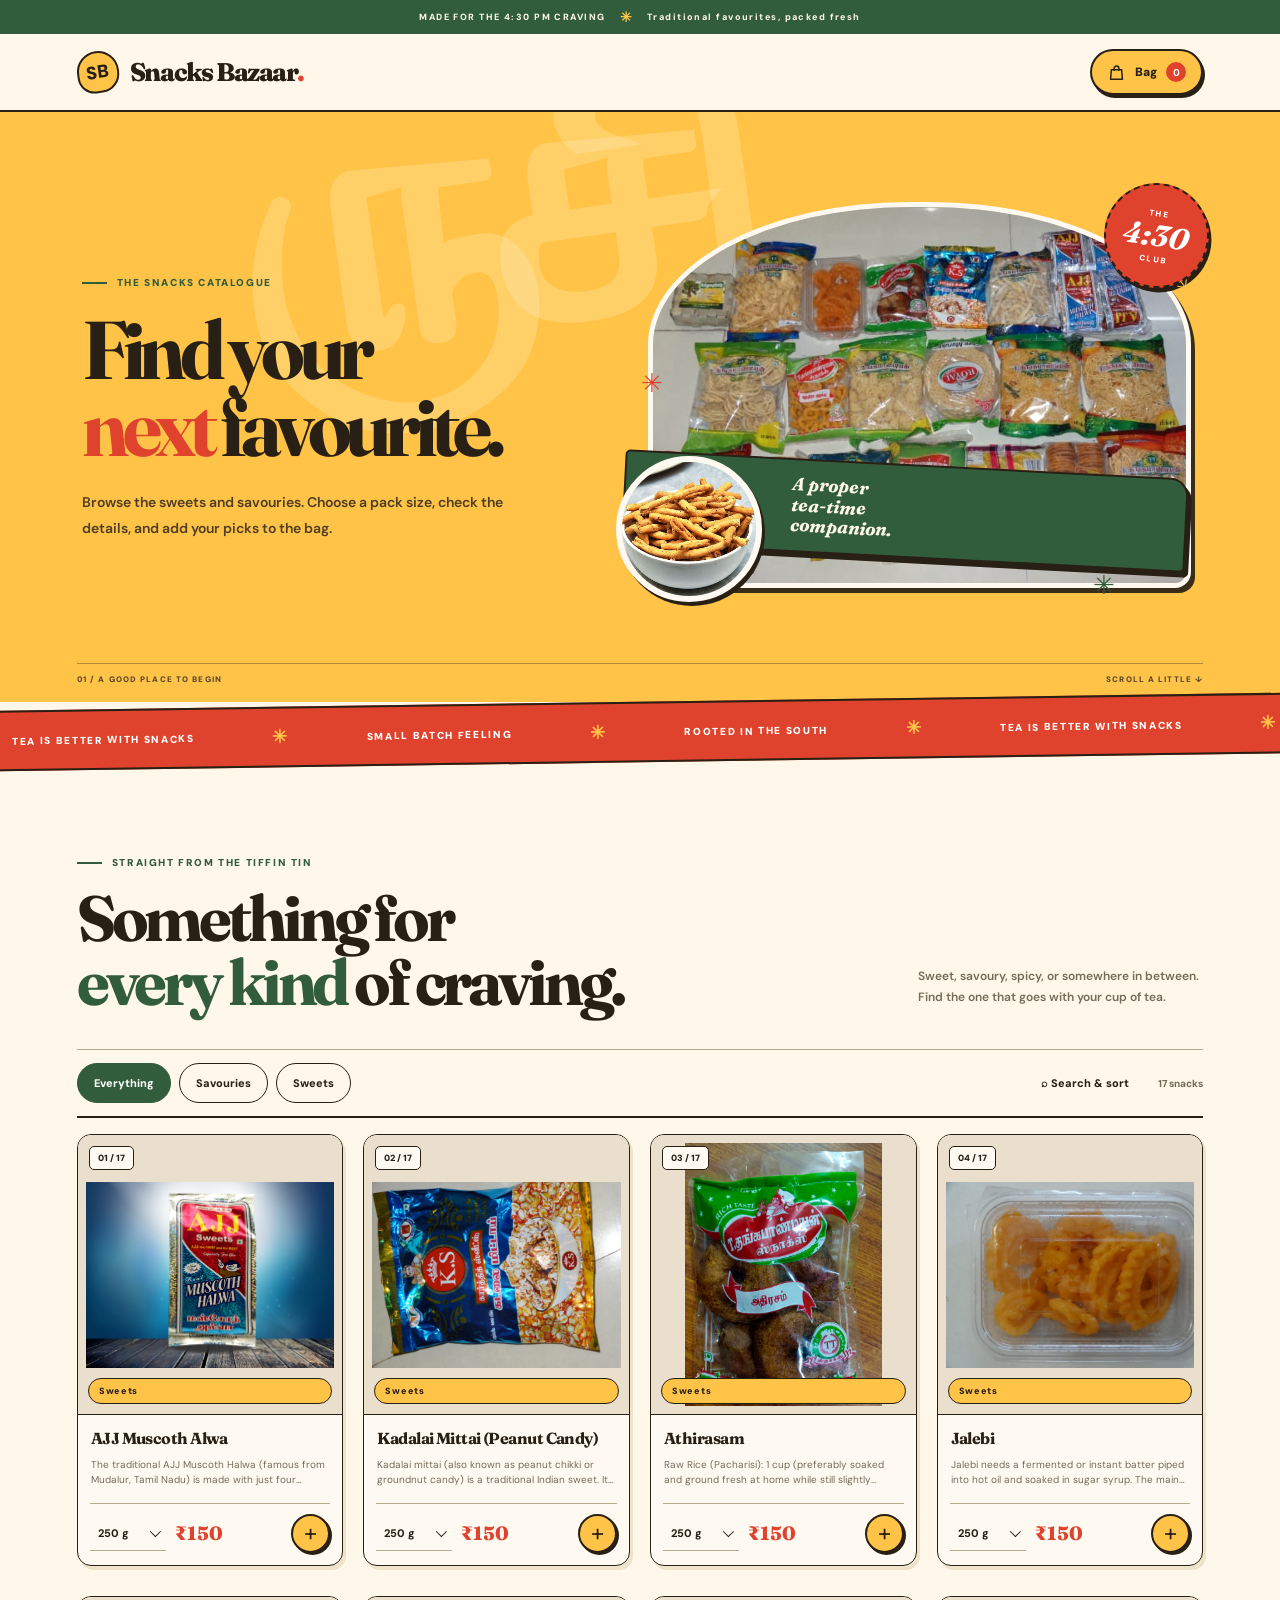
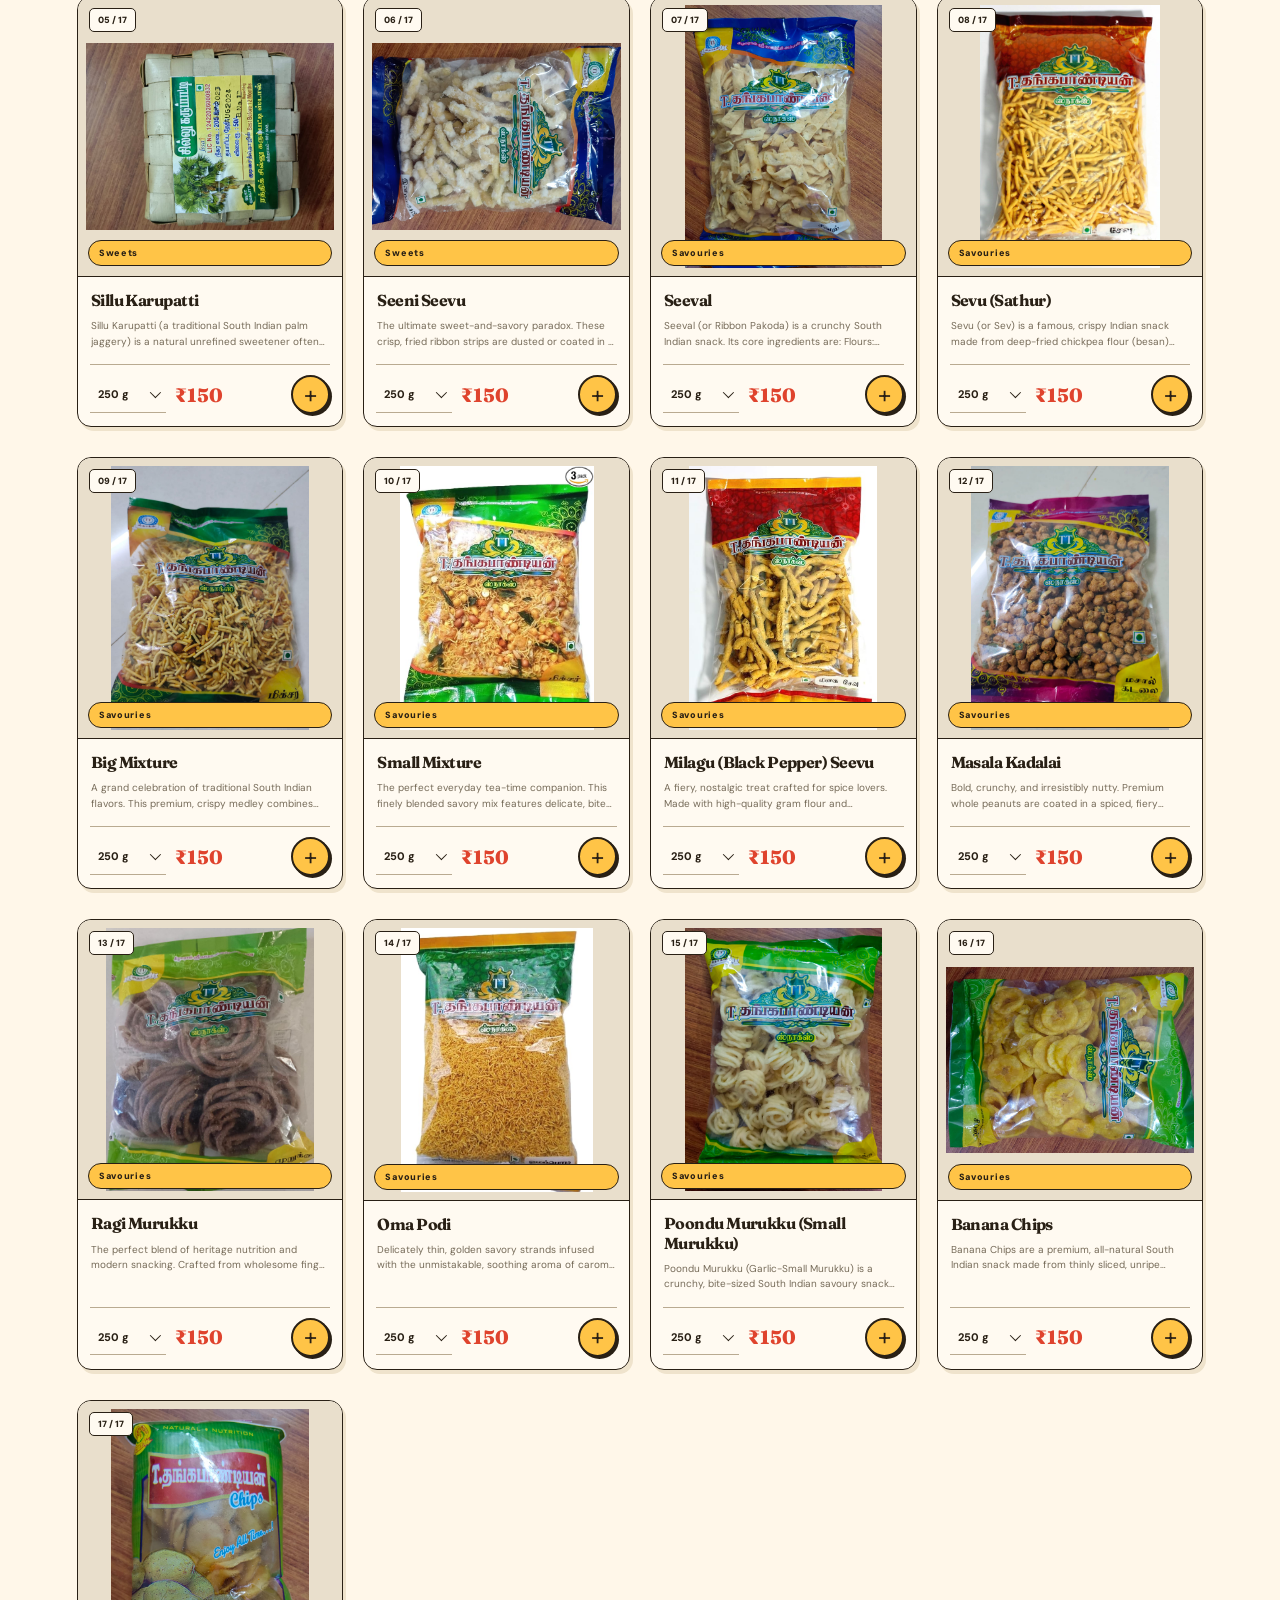
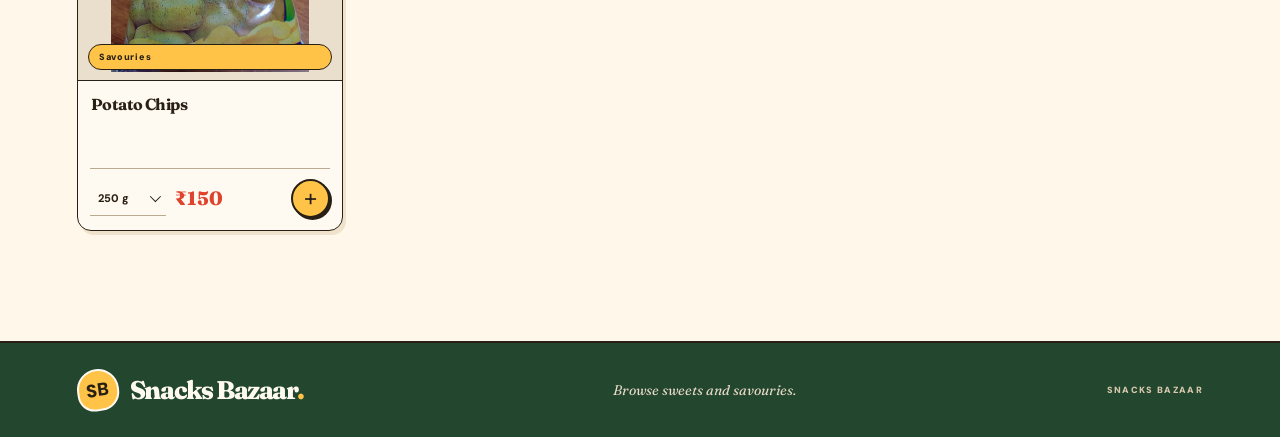
<file: index.html>
<!doctype html>
<html lang="en">
    <head>
        <meta charset="utf-8" />
        <meta name="viewport" content="width=device-width, initial-scale=1" />
        <meta name="theme-color" content="#fff7e8" />
        <meta
            name="description"
            content="Traditional Tamil snacks, made for your evening tea. A cheerful little Tamil snack shop for your evening tea."
        />
        <title>Snacks Bazaar — Browse the catalogue</title>
        <link rel="preconnect" href="https://fonts.googleapis.com" />
        <link rel="preconnect" href="https://fonts.gstatic.com" crossorigin />
        <link
            href="https://fonts.googleapis.com/css2?family=DM+Sans:wght@400;500;600;700;800;900&family=Fraunces:opsz,wght,SOFT,WONK@9..144,500,30,1;9..144,600,30,1;9..144,700,30,1;9..144,800,30,1&family=Noto+Sans+Tamil:wght@500;600;700;800&display=swap"
            rel="stylesheet"
        />
        <link rel="stylesheet" href="style.css" />
        <script src="script.js" defer></script>
    </head>
    <body>
        <div class="announcement">
            <span>MADE FOR THE 4:30 PM CRAVING</span>
            <span class="announcement-divider">✳</span>
            <span>Traditional favourites, packed fresh</span>
        </div>

        <header class="site-header">
            <a class="brand" href="#" aria-label="Snacks Bazaar home">
                <span class="brand-mark">SB</span>
                <span class="brand-name">Snacks Bazaar<span>.</span></span>
            </a>

            <div class="header-actions">
                <button
                    class="bag-button"
                    id="cartButton"
                    aria-label="Open shopping bag"
                >
                    <svg
                        class="bag-icon"
                        viewBox="0 0 24 24"
                        aria-hidden="true"
                    >
                        <path d="M5.5 8.5h13l1 12h-15l1-12Z" />
                        <path d="M9 9V6.8a3 3 0 0 1 6 0V9" />
                    </svg>
                    <span>Bag</span>
                    <b id="cartCount">0</b>
                </button>
            </div>
        </header>

        <main>
            <section class="hero">
                <div class="hero-copy">
                    <p class="eyebrow">
                        <span class="eyebrow-line"></span> THE SNACKS CATALOGUE
                    </p>
                    <h1>Find your<br /><em>next</em> favourite.</h1>
                    <p class="hero-description">
                        Browse the sweets and savouries. Choose a pack size,
                        check the details, and add your picks to the bag.
                    </p>
                </div>

                <div
                    class="hero-art"
                    aria-label="A selection of traditional snacks"
                >
                    <div class="hero-image hero-image-main">
                        <img
                            src="assets/TP_All Products 2.jpeg"
                            alt="A spread of traditional South Indian snacks"
                            onerror="this.style.display = 'none'"
                        />
                    </div>
                    <div class="hero-stamp">
                        <span>THE</span><strong>4:30</strong><span>CLUB</span
                        ><i>✳</i>
                    </div>
                    <div class="hero-note">
                        A proper<br />tea-time<br />companion.
                    </div>
                    <div class="hero-small-image">
                        <img
                            src="assets/TP_WB_Milagu_Sevu_Bowl.jpg"
                            alt="A bowl of pepper seevu"
                            onerror="this.parentElement.style.display = 'none'"
                        />
                    </div>
                    <span class="art-spark spark-one">✳</span>
                    <span class="art-spark spark-two">✳</span>
                </div>
                <div class="hero-bottom-rule">
                    <span>01 / A GOOD PLACE TO BEGIN</span
                    ><span>SCROLL A LITTLE ↓</span>
                </div>
            </section>

            <section class="ticker" aria-label="Our philosophy">
                <div class="ticker-track">
                    <span>TEA IS BETTER WITH SNACKS</span><b>✳</b
                    ><span>SMALL BATCH FEELING</span><b>✳</b
                    ><span>ROOTED IN THE SOUTH</span><b>✳</b
                    ><span>TEA IS BETTER WITH SNACKS</span><b>✳</b
                    ><span>SMALL BATCH FEELING</span><b>✳</b>
                </div>
            </section>

            <section class="shop-section section-wrap" id="shop">
                <div class="section-heading">
                    <div>
                        <p class="eyebrow">
                            <span class="eyebrow-line"></span> STRAIGHT FROM THE
                            TIFFIN TIN
                        </p>
                        <h2>
                            Something for<br /><em>every kind</em> of craving.
                        </h2>
                    </div>
                    <p class="section-aside">
                        Sweet, savoury, spicy, or somewhere in between. Find the
                        one that goes with your cup of tea.
                    </p>
                </div>

                <div class="shop-toolbar shop-toolbar-main">
                    <div
                        class="filter-list"
                        id="categoryFilters"
                        aria-label="Filter snacks"
                    >
                        <button
                            class="filter-chip active"
                            data-category="All"
                            aria-pressed="true"
                        >
                            Everything
                        </button>
                        <button
                            class="filter-chip"
                            data-category="Savouries"
                            aria-pressed="false"
                        >
                            Savouries
                        </button>
                        <button
                            class="filter-chip"
                            data-category="Sweets"
                            aria-pressed="false"
                        >
                            Sweets
                        </button>
                    </div>
                    <div class="shop-tools">
                        <button
                            class="filter-chip tools-toggle"
                            id="toolsToggle"
                            type="button"
                            aria-expanded="false"
                            aria-controls="shopToolsPanel"
                        >
                            ⌕ Search & sort
                        </button>
                        <span class="result-count" id="resultCount"
                            >Loading catalogue…</span
                        >
                    </div>
                </div>
                <div
                    class="shop-tools-panel"
                    id="shopToolsPanel"
                    style="display: none"
                >
                    <label class="shop-search"
                        ><span aria-hidden="true">⌕</span
                        ><input
                            id="searchInput"
                            type="search"
                            placeholder="Search snacks…"
                            autocomplete="off"
                    /></label>
                    <label class="sort-control"
                        >Sort by
                        <select id="sortSelect">
                            <option value="featured">Featured</option>
                            <option value="name-asc">Name: A–Z</option>
                            <option value="price-asc">
                                Price: low to high
                            </option>
                            <option value="price-desc">
                                Price: high to low
                            </option>
                        </select></label
                    >
                </div>
                <div class="product-grid" id="productGrid" aria-live="polite">
                    <div class="loading-state">Loading catalogue…</div>
                </div>
            </section>
        </main>

        <footer class="site-footer">
            <a class="brand brand-footer" href="#"
                ><span class="brand-mark">SB</span
                ><span class="brand-name">Snacks Bazaar<span>.</span></span></a
            >
            <p>Browse sweets and savouries.</p>
            <span class="footer-end">SNACKS BAZAAR</span>
        </footer>

        <dialog
            class="product-dialog"
            id="productDialog"
            aria-labelledby="dialogProductName"
        >
            <button
                class="dialog-close"
                id="closeProductDialog"
                type="button"
                aria-label="Close product details"
            >
                ×
            </button>
            <div class="dialog-content" id="productDialogContent"></div>
        </dialog>

        <aside class="cart-drawer" id="cartDrawer" aria-hidden="true">
            <div class="drawer-backdrop" id="drawerBackdrop"></div>
            <div class="drawer-panel">
                <div class="drawer-heading">
                    <div>
                        <p class="eyebrow">YOUR LITTLE STASH</p>
                        <h2>The snack bag<span>.</span></h2>
                    </div>
                    <button id="closeCart" aria-label="Close bag">×</button>
                </div>
                <div class="cart-items" id="cartItems">
                    <p class="empty-cart">
                        Your bag is waiting for something crunchy.
                    </p>
                </div>
                <div class="cart-total">
                    <span>Subtotal</span><strong id="cartTotal">₹0</strong>
                </div>

                <button
                    class="button button-dark checkout-button"
                    id="checkoutButton"
                >
                    That's my order <span>↗</span>
                </button>
            </div>
        </aside>

        <div class="toast" id="toast" role="status" aria-live="polite"></div>
    </body>
</html>
</file>
<file: style.css>
:root {
    color-scheme: light;
    --ink: #292015;
    --paper: #fff7e9;
    --paper-deep: #efe3cc;
    --muted: #766b59;
    --line: #b9aa91;
    --yellow: #ffc447;
    --yellow-soft: #ffda83;
    --red: #df432d;
    --green: #315d3d;
    --green-dark: #23462e;
    --white: #fffaf1;
    --serif: "Fraunces", Georgia, serif;
    --sans: "DM Sans", Arial, sans-serif;
    --tamil: "Noto Sans Tamil", sans-serif;
    --gutter: clamp(20px, 6vw, 112px);
    --shadow: 4px 5px 0 rgba(41, 32, 21, 0.92);
}
* {
    box-sizing: border-box;
}
html {
    scroll-behavior: smooth;
    scroll-padding-top: 20px;
    background: var(--paper);
}
body {
    margin: 0;
    color: var(--ink);
    background: var(--paper);
    font-family: var(--sans);
}
button,
input {
    font: inherit;
}
button,
a {
    -webkit-tap-highlight-color: transparent;
}
a {
    color: inherit;
    text-decoration: none;
}
button {
    color: inherit;
}
:focus-visible {
    outline: 3px solid var(--red);
    outline-offset: 3px;
}
::selection {
    background: var(--green);
    color: var(--white);
}
.visually-hidden {
    position: absolute;
    width: 1px;
    height: 1px;
    padding: 0;
    margin: -1px;
    overflow: hidden;
    clip: rect(0, 0, 0, 0);
    white-space: nowrap;
    border: 0;
}

.announcement {
    min-height: 34px;
    display: flex;
    justify-content: center;
    align-items: center;
    gap: 14px;
    padding: 7px 16px;
    background: var(--green);
    color: #fff7e9;
    font-size: 9px;
    font-weight: 800;
    letter-spacing: 0.16em;
    text-align: center;
}
.announcement-divider {
    color: var(--yellow);
    font-size: 14px;
}
.site-header {
    position: relative;
    z-index: 10;
    height: 78px;
    display: flex;
    align-items: center;
    justify-content: space-between;
    padding: 0 var(--gutter);
    background: var(--paper);
    border-bottom: 2px solid var(--ink);
}
.brand {
    display: flex;
    align-items: center;
    gap: 11px;
    min-width: 0;
}
.brand-mark {
    width: 42px;
    height: 42px;
    display: grid;
    place-items: center;
    flex: none;
    border: 2px solid var(--ink);
    border-radius: 50% 50% 45% 40%;
    background: var(--yellow);
    color: var(--ink);
    font-family: var(--sans);
    font-size: 18px;
    font-weight: 900;
    transform: rotate(-8deg);
}
.brand-name {
    font-family: var(--serif);
    font-size: clamp(22px, 2vw, 29px);
    font-weight: 800;
    letter-spacing: -1.4px;
    white-space: nowrap;
}
.brand-name span {
    color: var(--red);
}
.header-actions {
    display: flex;
    align-items: center;
    gap: 12px;
}
.bag-button {
    min-height: 46px;
    display: flex;
    align-items: center;
    justify-content: center;
    gap: 9px;
    padding: 0 15px;
    border: 2px solid var(--ink);
    border-radius: 999px;
    background: var(--yellow);
    color: var(--ink);
    box-shadow: 2px 3px 0 var(--ink);
    font-size: 12px;
    font-weight: 900;
    cursor: pointer;
    transition:
        transform 0.16s,
        box-shadow 0.16s;
}
.bag-button:hover {
    transform: translate(1px, 2px);
    box-shadow: 1px 1px 0 var(--ink);
}
.bag-icon {
    width: 19px;
    height: 19px;
    flex: none;
    fill: none;
    stroke: var(--ink);
    stroke-width: 1.9;
    stroke-linecap: round;
    stroke-linejoin: round;
}
.bag-button b {
    width: 20px;
    height: 20px;
    display: grid;
    place-items: center;
    border-radius: 50%;
    background: var(--red);
    color: white;
    font-size: 10px;
}

.hero {
    position: relative;
    isolation: isolate;
    min-height: 590px;
    display: grid;
    grid-template-columns: 0.92fr 1.08fr;
    align-items: center;
    gap: clamp(22px, 4vw, 72px);
    padding: 58px var(--gutter) 72px;
    overflow: hidden;
    background: var(--yellow);
}
.hero::before {
    content: "ருசி";
    position: absolute;
    z-index: -1;
    top: -0.22em;
    left: 19%;
    color: rgba(255, 255, 255, 0.18);
    font-family: var(--sans);
    font-size: clamp(190px, 28vw, 440px);
    font-weight: 900;
    line-height: 1;
    letter-spacing: -0.1em;
    transform: rotate(-8deg);
    pointer-events: none;
}
.hero-copy {
    position: relative;
    z-index: 2;
    max-width: 570px;
    padding: 18px 0 0 1%;
}
.eyebrow {
    display: flex;
    align-items: center;
    gap: 10px;
    margin: 0 0 22px;
    color: var(--green);
    font-size: 10px;
    font-weight: 900;
    letter-spacing: 0.16em;
}
.eyebrow-line {
    width: 25px;
    height: 2px;
    display: inline-block;
    background: currentColor;
}
.hero h1 {
    margin: 0;
    font-family: var(--serif);
    font-size: clamp(58px, 6.4vw, 100px);
    font-weight: 700;
    letter-spacing: -0.075em;
    line-height: 0.94;
}
.hero h1 em {
    color: var(--red);
    font-style: normal;
}
.hero-description {
    max-width: 440px;
    margin: 25px 0 0;
    color: #4e3c24;
    font-size: 14px;
    font-weight: 600;
    line-height: 1.85;
}
.hero-art {
    position: relative;
    min-width: 0;
    min-height: 420px;
    margin: 0 -1% 0 0;
    align-self: center;
}
.hero-image-main {
    position: absolute;
    inset: 12px 18px 22px 25px;
    overflow: hidden;
    border: 5px solid var(--white);
    border-radius: 48% 48% 16px 16px / 37% 37% 16px 16px;
    background: #e8d9b8;
    box-shadow: var(--shadow);
}
.hero-image-main img {
    display: block;
    width: 100%;
    height: 100%;
    object-fit: cover;
    object-position: center;
}
.hero-image-main::after {
    content: "";
    position: absolute;
    inset: 0;
    background: linear-gradient(0deg, rgba(41, 32, 21, 0.12), transparent 38%);
    pointer-events: none;
}
.hero-stamp {
    position: absolute;
    top: -7px;
    right: 0;
    z-index: 3;
    width: 105px;
    height: 105px;
    display: flex;
    flex-direction: column;
    align-items: center;
    justify-content: center;
    border: 2px dashed var(--ink);
    border-radius: 50%;
    background: var(--red);
    color: white;
    line-height: 1;
    transform: rotate(8deg);
    box-shadow: 3px 4px 0 var(--ink);
}
.hero-stamp span {
    font-size: 8px;
    font-weight: 900;
    letter-spacing: 0.2em;
}
.hero-stamp strong {
    margin: 4px 0;
    font-family: var(--serif);
    font-size: 30px;
    font-style: italic;
}
.hero-stamp i {
    position: absolute;
    right: 6px;
    bottom: -9px;
    color: var(--yellow);
    font-size: 22px;
    font-style: normal;
}
.hero-note {
    position: absolute;
    z-index: 2;
    left: 0;
    right: 22px;
    bottom: 52px;
    min-height: 76px;
    padding: 14px 24px 14px 166px;
    border: 2px solid var(--ink);
    border-radius: 5px 18px 5px 18px;
    background: var(--green);
    color: #fff7e9;
    font-family: var(--serif);
    font-size: 18px;
    font-weight: 700;
    font-style: italic;
    line-height: 1.15;
    transform: rotate(3deg);
    box-shadow: 4px 5px 0 var(--ink);
}
.hero-small-image {
    position: absolute;
    z-index: 4;
    left: -7px;
    bottom: 8px;
    width: 146px;
    height: 146px;
    overflow: hidden;
    border: 6px solid var(--white);
    border-radius: 50%;
    background: #f3e6cf;
    box-shadow: 3px 4px 0 var(--ink);
}
.hero-small-image img {
    display: block;
    width: 100%;
    height: 100%;
    object-fit: cover;
}
.art-spark {
    position: absolute;
    z-index: 4;
    color: var(--red);
    font-size: 26px;
}
.spark-one {
    left: 18px;
    top: 42%;
}
.spark-two {
    right: 16%;
    bottom: 2%;
    color: var(--green);
}
.hero-bottom-rule {
    position: absolute;
    right: var(--gutter);
    bottom: 18px;
    left: var(--gutter);
    display: flex;
    justify-content: space-between;
    padding-top: 10px;
    border-top: 1px solid rgba(41, 32, 21, 0.35);
    color: #5d482b;
    font-size: 8px;
    font-weight: 900;
    letter-spacing: 0.14em;
}
.ticker {
    position: relative;
    z-index: 2;
    overflow: hidden;
    padding: 16px 0;
    border-top: 2px solid var(--ink);
    border-bottom: 2px solid var(--ink);
    background: var(--red);
    color: white;
    transform: rotate(-0.8deg) scale(1.01);
}
.ticker-track {
    min-width: max-content;
    display: flex;
    align-items: center;
    justify-content: space-around;
    gap: clamp(26px, 6vw, 100px);
    padding: 0 18px;
    font-size: 10px;
    font-weight: 900;
    letter-spacing: 0.16em;
}
.ticker-track b {
    color: var(--yellow);
    font-size: 18px;
}

.section-wrap {
    padding-right: var(--gutter);
    padding-left: var(--gutter);
}
.shop-section {
    padding-top: 94px;
    padding-bottom: 110px;
}
.section-heading {
    display: flex;
    align-items: flex-end;
    justify-content: space-between;
    gap: 30px;
    margin-bottom: 35px;
}
.section-heading .eyebrow {
    margin-bottom: 17px;
}
.section-heading h2 {
    margin: 0;
    font-family: var(--serif);
    font-size: clamp(43px, 5vw, 72px);
    letter-spacing: -0.065em;
    line-height: 1;
}
.section-heading h2 em {
    color: var(--green);
    font-style: normal;
}
.section-aside {
    max-width: 285px;
    margin: 0 0 5px;
    color: var(--muted);
    font-size: 12px;
    font-weight: 600;
    line-height: 1.8;
}
.shop-toolbar {
    display: flex;
    align-items: center;
    justify-content: space-between;
    gap: 18px;
    padding: 13px 0;
    margin-bottom: 16px;
    border-top: 1px solid var(--line);
    border-bottom: 2px solid var(--ink);
}
.filter-list {
    display: flex;
    flex-wrap: wrap;
    gap: 8px;
}
.filter-chip {
    min-height: 40px;
    padding: 0 16px;
    border: 1.5px solid var(--ink);
    border-radius: 999px;
    background: transparent;
    color: var(--ink);
    font-size: 11px;
    font-weight: 800;
    cursor: pointer;
    transition:
        background 0.15s,
        color 0.15s,
        transform 0.15s;
}
.filter-chip:hover {
    background: #f5e6c8;
    transform: translateY(-1px);
}
.filter-chip.active {
    border-color: var(--green);
    background: var(--green);
    color: white;
}
.shop-tools {
    display: flex;
    align-items: center;
    gap: 16px;
}
.tools-toggle {
    min-height: 38px;
    border-color: transparent;
    padding-inline: 12px;
}
.tools-toggle[aria-expanded="true"] {
    background: #f1e3c9;
}
.result-count {
    color: var(--muted);
    font-size: 10px;
    font-weight: 800;
    white-space: nowrap;
}
.shop-tools-panel {
    display: flex;
    align-items: center;
    flex-wrap: wrap;
    gap: 22px;
    padding: 8px 0 22px;
}
.shop-tools-panel[style*="display: none"] {
    display: none !important;
}
.shop-search {
    min-width: min(100%, 280px);
    display: flex;
    align-items: center;
    gap: 10px;
    padding: 9px 2px;
    border-bottom: 1px solid var(--line);
    color: var(--red);
}
.shop-search > span {
    font-size: 20px;
}
.shop-search input {
    width: 100%;
    min-width: 0;
    border: 0;
    outline: 0;
    background: transparent;
    color: var(--ink);
    font-size: 13px;
}
.shop-search input::placeholder {
    color: #9a8d78;
}
.sort-control {
    display: flex;
    align-items: center;
    gap: 10px;
    color: var(--muted);
    font-size: 11px;
    font-weight: 800;
}
.native-select-hidden {
    position: absolute !important;
    width: 1px !important;
    height: 1px !important;
    padding: 0 !important;
    margin: -1px !important;
    overflow: hidden !important;
    clip: rect(0, 0, 0, 0) !important;
    white-space: nowrap !important;
    border: 0 !important;
}
.ui-select {
    position: relative;
    display: inline-flex;
    min-width: 92px;
}
.ui-select-trigger {
    width: 100%;
    min-height: 38px;
    display: flex;
    align-items: center;
    justify-content: space-between;
    gap: 18px;
    padding: 0 12px;
    border: 0;
    border-bottom: 1px solid var(--line);
    border-radius: 0;
    background: transparent;
    color: var(--ink);
    font-size: 12px;
    font-weight: 800;
    text-align: left;
    cursor: pointer;
}
.ui-select-trigger::after {
    content: "";
    width: 7px;
    height: 7px;
    flex: none;
    border-right: 1.5px solid currentColor;
    border-bottom: 1.5px solid currentColor;
    transform: rotate(45deg) translateY(-2px);
}
.ui-select.is-open .ui-select-trigger {
    border-bottom-color: var(--red);
}
.ui-select-menu {
    position: fixed;
    z-index: 1000;
    width: max-content;
    max-width: min(280px, calc(100vw - 16px));
    overflow: auto;
    padding: 6px;
    border: 1.5px solid var(--ink);
    border-radius: 13px;
    background: var(--white);
    box-shadow: 4px 5px 0 var(--ink);
}
.ui-select-menu[hidden] {
    display: none;
}
.ui-select-option {
    width: 100%;
    display: block;
    padding: 10px 12px;
    border: 0;
    border-radius: 8px;
    background: transparent;
    color: var(--ink);
    font-size: 12px;
    font-weight: 700;
    text-align: left;
    white-space: nowrap;
    cursor: pointer;
}
.ui-select-option:hover,
.ui-select-option[aria-selected="true"] {
    background: #f6e4bf;
    color: var(--green);
}

.product-grid {
    display: grid;
    grid-template-columns: repeat(4, minmax(0, 1fr));
    align-items: stretch;
    gap: 30px 20px;
}
.product-card {
    min-width: 0;
    display: flex;
    flex-direction: column;
    overflow: hidden;
    padding: 0 0 12px;
    border: 1.5px solid var(--ink);
    border-radius: 14px;
    background: var(--white);
    box-shadow: 3px 4px 0 var(--paper-deep);
    transition:
        box-shadow 0.18s,
        transform 0.18s;
}
.product-card:hover,
.product-card:focus-within {
    transform: translateY(-2px);
    box-shadow: 5px 7px 0 var(--paper-deep);
}
.product-card-open {
    display: block;
    width: 100%;
    min-width: 0;
    padding: 0;
    overflow: hidden;
    border: 0;
    border-radius: 12px 12px 0 0;
    background: transparent;
    color: inherit;
    font: inherit;
    text-align: left;
    cursor: pointer;
}
.product-card-open:focus-visible {
    outline: 3px solid var(--red);
    outline-offset: -4px;
}
.product-image {
    position: relative;
    width: 100%;
    aspect-ratio: 1 / 1.06;
    overflow: hidden;
    border-bottom: 1.5px solid var(--ink);
    background: #e9dfcc;
}
.product-image img {
    display: block;
    width: 100%;
    height: 100%;
    padding: 8px;
    object-fit: contain;
    object-position: center;
    mix-blend-mode: normal;
    transition: transform 0.25s;
}
.product-card:hover .product-image img {
    transform: scale(1.025);
}
.product-number {
    position: absolute;
    z-index: 1;
    top: 11px;
    left: 11px;
    padding: 5px 8px;
    border: 1px solid var(--ink);
    border-radius: 5px;
    background: var(--white);
    color: var(--ink);
    font-size: 9px;
    font-weight: 900;
}
.product-category {
    position: absolute;
    right: 10px;
    bottom: 10px;
    left: 10px;
    max-width: calc(100% - 20px);
    overflow: hidden;
    padding: 6px 10px;
    border: 1px solid var(--ink);
    border-radius: 999px;
    background: var(--yellow);
    color: var(--ink);
    font-size: 9px;
    font-weight: 900;
    letter-spacing: 0.08em;
    text-overflow: ellipsis;
    white-space: nowrap;
}
.image-fallback {
    width: 100%;
    height: 100%;
    display: grid;
    place-items: center;
    padding: 20px;
    color: var(--muted);
    font-family: var(--serif);
    font-size: 24px;
    text-align: center;
}
.image-fallback[hidden] {
    display: none;
}
.product-info {
    min-width: 0;
    padding: 14px 13px 5px;
}
.product-title {
    margin: 0;
    overflow-wrap: anywhere;
    font-family: var(--serif);
    font-size: clamp(16px, 1.25vw, 20px);
    font-weight: 700;
    letter-spacing: -0.035em;
    line-height: 1.2;
}
.product-description {
    display: -webkit-box;
    min-height: 3em;
    margin: 8px 0 10px;
    overflow: hidden;
    color: var(--muted);
    font-size: 10px;
    line-height: 1.55;
    line-clamp: 2;
    -webkit-line-clamp: 2;
    -webkit-box-orient: vertical;
}
.product-buy-row {
    display: flex;
    align-items: center;
    gap: 9px;
    min-width: 0;
    margin: auto 12px 0;
    padding-top: 10px;
    border-top: 1px solid var(--line);
}
.card-pack-select {
    min-width: 0;
}
.card-pack-select .ui-select {
    min-width: 76px;
    max-width: 112px;
}
.card-pack-select .ui-select-trigger {
    min-height: 36px;
    padding-inline: 8px;
    font-size: 11px;
}
.product-buy-row .product-price {
    flex: 1 1 auto;
    min-width: 0;
    color: var(--red);
    font-family: var(--serif);
    font-size: clamp(18px, 1.5vw, 23px);
    font-weight: 800;
    white-space: nowrap;
}
.add-button {
    width: 39px;
    height: 39px;
    flex: 0 0 39px;
    display: grid;
    place-items: center;
    border: 2px solid var(--ink);
    border-radius: 50%;
    background: var(--yellow);
    color: var(--ink);
    box-shadow: 2px 2px 0 var(--ink);
    font-size: 24px;
    line-height: 1;
    cursor: pointer;
    transition:
        transform 0.15s,
        box-shadow 0.15s;
}
.add-button:hover {
    transform: translate(1px, 2px);
    box-shadow: none;
}
.loading-state,
.empty-state {
    grid-column: 1/-1;
    padding: 32px 0;
    color: var(--muted);
    font-family: var(--serif);
    font-size: 20px;
}

.product-dialog {
    position: fixed;
    inset: 0;
    width: min(920px, calc(100vw - 28px));
    max-width: none;
    max-height: min(88dvh, 780px);
    margin: auto;
    padding: 0;
    overflow: visible;
    border: 1.5px solid var(--ink);
    border-radius: 20px;
    background: var(--paper);
    color: var(--ink);
    box-shadow: 8px 10px 0 rgba(0, 0, 0, 0.35);
}
.product-dialog::backdrop {
    background: rgba(27, 22, 15, 0.78);
}
.dialog-close {
    position: sticky;
    top: 12px;
    float: right;
    z-index: 5;
    width: 40px;
    height: 40px;
    margin: 12px 12px -52px 0;
    border: 1.5px solid var(--ink);
    border-radius: 50%;
    background: var(--white);
    color: var(--ink);
    font-size: 25px;
    cursor: pointer;
}
.dialog-content {
    min-height: 480px;
    max-height: min(88dvh, 780px);
    display: grid;
    grid-template-columns: minmax(0, 1.05fr) minmax(280px, 0.95fr);
    overflow: auto;
    border-radius: inherit;
}
.dialog-gallery {
    min-width: 0;
    min-height: 480px;
    display: flex;
    flex-direction: column;
    justify-content: center;
    gap: 14px;
    padding: 24px;
    background: #eee2cc;
}
.gallery-current-image {
    display: block;
    width: 100%;
    height: min(58vh, 510px);
    min-height: 250px;
    object-fit: contain;
    border-radius: 12px;
    background: #e5d8c1;
}
.gallery-controls {
    display: flex;
    align-items: center;
    justify-content: center;
    gap: 18px;
}
.gallery-arrow {
    width: 40px;
    height: 40px;
    display: grid;
    place-items: center;
    border: 1.5px solid var(--ink);
    border-radius: 50%;
    background: var(--white);
    color: var(--ink);
    font-size: 20px;
    cursor: pointer;
}
.gallery-arrow:disabled {
    opacity: 0.35;
    cursor: default;
}
.gallery-count {
    min-width: 62px;
    color: var(--muted);
    font-size: 11px;
    font-weight: 900;
    letter-spacing: 0.08em;
    text-align: center;
}
.gallery-empty {
    align-items: center;
    color: var(--muted);
}
.dialog-details {
    min-width: 0;
    display: flex;
    flex-direction: column;
    justify-content: center;
    gap: 18px;
    padding: clamp(24px, 4vw, 48px);
}
.dialog-details .eyebrow {
    margin: 0;
}
.dialog-details h2 {
    margin: 0;
    font-family: var(--serif);
    font-size: clamp(30px, 4vw, 48px);
    letter-spacing: -0.05em;
    line-height: 1.04;
}
.dialog-description {
    max-height: 28vh;
    margin: 0;
    overflow: auto;
    color: var(--muted);
    font-size: 13px;
    line-height: 1.75;
    white-space: pre-line;
}
.dialog-buy {
    display: flex;
    align-items: center;
    flex-wrap: wrap;
    gap: 12px;
    margin-top: 8px;
}
.dialog-buy .ui-select {
    min-width: 100px;
}
.dialog-buy .ui-select-trigger {
    min-height: 44px;
    border: 1px solid var(--line);
    border-radius: 999px;
    padding-inline: 14px;
}
.dialog-price {
    margin-right: auto;
    font-family: var(--serif);
    font-size: 24px;
}
.button {
    min-height: 46px;
    padding: 0 20px;
    border: 1.5px solid var(--ink);
    border-radius: 10px;
    background: var(--red);
    color: white;
    box-shadow: 3px 4px 0 var(--ink);
    font-size: 12px;
    font-weight: 900;
    cursor: pointer;
}
.button:hover {
    transform: translate(1px, 2px);
    box-shadow: 1px 2px 0 var(--ink);
}

.site-footer {
    display: flex;
    align-items: center;
    justify-content: space-between;
    gap: 20px;
    padding: 26px var(--gutter);
    border-top: 2px solid var(--ink);
    background: var(--green-dark);
    color: var(--white);
}
.brand-footer .brand-mark {
    border-color: var(--white);
    background: var(--yellow);
    color: var(--ink);
}
.brand-footer .brand-name span {
    color: var(--yellow);
}
.site-footer > p {
    margin: 0;
    color: #e5d9c5;
    font-family: var(--serif);
    font-size: 14px;
    font-style: italic;
}
.footer-end {
    color: #d6c8ad;
    font-size: 9px;
    font-weight: 900;
    letter-spacing: 0.15em;
}

.cart-drawer {
    position: fixed;
    inset: 0;
    z-index: 50;
    visibility: hidden;
    pointer-events: none;
}
.cart-drawer.open {
    visibility: visible;
    pointer-events: auto;
}
.drawer-backdrop {
    position: absolute;
    inset: 0;
    background: rgba(25, 20, 13, 0.68);
    opacity: 0;
    transition: opacity 0.22s;
}
.cart-drawer.open .drawer-backdrop {
    opacity: 1;
}
.drawer-panel {
    position: absolute;
    top: 0;
    right: 0;
    width: min(430px, 100%);
    height: 100%;
    display: flex;
    flex-direction: column;
    padding: 28px;
    background: var(--paper);
    transform: translateX(102%);
    transition: transform 0.25s;
}
.cart-drawer.open .drawer-panel {
    transform: translateX(0);
}
.drawer-heading {
    display: flex;
    justify-content: space-between;
    align-items: flex-start;
    padding-bottom: 18px;
    border-bottom: 1px solid var(--line);
}
.drawer-heading .eyebrow {
    margin-bottom: 8px;
}
.drawer-heading h2 {
    margin: 0;
    font-family: var(--serif);
    font-size: 30px;
}
.drawer-heading h2 span {
    color: var(--red);
}
.drawer-heading button {
    width: 40px;
    height: 40px;
    border: 1.5px solid var(--ink);
    border-radius: 50%;
    background: var(--white);
    font-size: 24px;
    cursor: pointer;
}
.cart-items {
    flex: 1;
    overflow: auto;
    padding: 14px 0;
}
.empty-cart {
    color: var(--muted);
    font-family: var(--serif);
    font-style: italic;
}
.cart-row {
    display: grid;
    grid-template-columns: 1fr auto;
    gap: 12px;
    padding: 14px 0;
    border-bottom: 1px solid var(--line);
}
.cart-row strong {
    font-family: var(--serif);
    font-size: 15px;
}
.cart-row small {
    display: block;
    margin-top: 5px;
    color: var(--muted);
    font-size: 11px;
}
.quantity-controls {
    display: flex;
    align-items: center;
    gap: 9px;
    font-size: 12px;
    font-weight: 800;
}
.quantity-controls button {
    width: 27px;
    height: 27px;
    border: 1px solid var(--ink);
    border-radius: 50%;
    background: var(--yellow);
    cursor: pointer;
}
.cart-total {
    display: flex;
    justify-content: space-between;
    padding: 17px 0;
    border-top: 1.5px solid var(--ink);
    font-size: 13px;
}
.cart-total strong {
    font-family: var(--serif);
    font-size: 23px;
}
.checkout-button {
    width: 100%;
}
.toast {
    position: fixed;
    z-index: 60;
    bottom: 22px;
    left: 50%;
    max-width: calc(100vw - 32px);
    padding: 12px 22px;
    border: 1.5px solid var(--ink);
    border-radius: 5px 16px 5px 16px;
    background: var(--green);
    color: white;
    box-shadow: 3px 4px 0 var(--ink);
    font-size: 12px;
    font-weight: 800;
    opacity: 0;
    pointer-events: none;
    transform: translate(-50%, 15px);
    transition:
        opacity 0.2s,
        transform 0.2s;
}
.toast.show {
    opacity: 1;
    transform: translate(-50%, 0);
}

@media (max-width: 1050px) {
    .hero {
        grid-template-columns: 0.9fr 1.1fr;
        min-height: 550px;
    }
    .hero h1 {
        font-size: clamp(54px, 6.2vw, 78px);
    }
    .product-grid {
        grid-template-columns: repeat(3, minmax(0, 1fr));
    }
}
@media (max-width: 760px) {
    .site-header {
        height: 70px;
    }
    .hero {
        grid-template-columns: 1fr;
        gap: 18px;
        padding-top: 40px;
        padding-bottom: 64px;
    }
    .hero-copy {
        padding: 0;
    }
    .hero h1 {
        font-size: clamp(58px, 11vw, 82px);
    }
    .hero-art {
        width: 100%;
        min-height: 350px;
        margin: 10px 0 0;
    }
    .hero-image-main {
        inset: 4px 14px 20px 28px;
    }
    .hero-note {
        right: 8px;
        bottom: 38px;
        min-height: 76px;
        padding: 12px 16px 12px 148px;
        font-size: 16px;
    }
    .hero-small-image {
        left: 0;
        bottom: 0;
        width: 132px;
        height: 132px;
    }
    .hero-stamp {
        width: 88px;
        height: 88px;
        right: 0;
    }
    .hero-stamp strong {
        font-size: 25px;
    }
    .hero-bottom-rule {
        bottom: 15px;
    }
    .shop-section {
        padding-top: 72px;
        padding-bottom: 80px;
    }
    .section-heading {
        display: block;
    }
    .section-aside {
        margin-top: 18px;
    }
    .shop-toolbar {
        align-items: flex-start;
        flex-direction: column;
    }
    .shop-tools {
        width: 100%;
        justify-content: space-between;
    }
    .shop-tools-panel {
        width: 100%;
        gap: 12px;
    }
    .shop-search {
        flex: 1 1 100%;
    }
    .sort-control {
        justify-content: space-between;
    }
    .product-grid {
        grid-template-columns: repeat(2, minmax(0, 1fr));
        gap: 20px 12px;
    }
    .product-card {
        border-radius: 12px;
    }
    .product-image {
        aspect-ratio: 1 / 1.08;
    }
    .product-info {
        padding: 11px 10px 3px;
    }
    .product-title {
        font-size: 16px;
    }
    .product-description {
        font-size: 9px;
    }
    .product-buy-row {
        margin-inline: 8px;
        gap: 6px;
    }
    .card-pack-select .ui-select {
        min-width: 66px;
        max-width: 90px;
    }
    .card-pack-select .ui-select-trigger {
        padding-inline: 5px;
        font-size: 10px;
        gap: 8px;
    }
    .product-buy-row .product-price {
        font-size: 18px;
    }
    .add-button {
        width: 34px;
        height: 34px;
        flex-basis: 34px;
    }
    .dialog-content {
        grid-template-columns: 1fr;
    }
    .dialog-gallery {
        min-height: 0;
        padding: 15px;
    }
    .gallery-current-image {
        height: min(42vh, 360px);
        min-height: 210px;
    }
    .dialog-details {
        padding: 22px;
    }
    .dialog-description {
        max-height: 20vh;
    }
    .site-footer {
        flex-wrap: wrap;
    }
    .site-footer > p {
        order: 3;
        width: 100%;
    }
}
@media (max-width: 430px) {
    .announcement {
        gap: 7px;
        font-size: 7px;
        letter-spacing: 0.1em;
    }
    .brand-mark {
        width: 36px;
        height: 36px;
        font-size: 16px;
    }
    .brand-name {
        font-size: 22px;
    }
    .bag-button {
        min-height: 42px;
        padding-inline: 11px;
    }
    .hero h1 {
        font-size: clamp(52px, 12vw, 68px);
    }
    .hero-art {
        min-height: 300px;
    }
    .hero-note {
        left: 12px;
        right: 0;
        bottom: 30px;
        min-height: 72px;
        padding: 10px 10px 10px 132px;
        font-size: 14px;
    }
    .hero-small-image {
        width: 116px;
        height: 116px;
    }
    .hero-stamp {
        width: 76px;
        height: 76px;
    }
    .hero-stamp strong {
        font-size: 22px;
    }
    .hero-stamp span {
        font-size: 7px;
    }
    .hero-bottom-rule {
        font-size: 7px;
    }
    .product-grid {
        grid-template-columns: 1fr;
        gap: 20px;
    }
    .product-image {
        aspect-ratio: 1.18 / 1;
    }
    .product-title {
        font-size: 19px;
    }
    .product-description {
        font-size: 10px;
    }
    .product-buy-row {
        margin-inline: 12px;
    }
    .card-pack-select .ui-select {
        min-width: 86px;
    }
}
@media (prefers-reduced-motion: reduce) {
    *,
    *::before,
    *::after {
        scroll-behavior: auto !important;
        animation: none !important;
        transition: none !important;
    }
}
</file>
